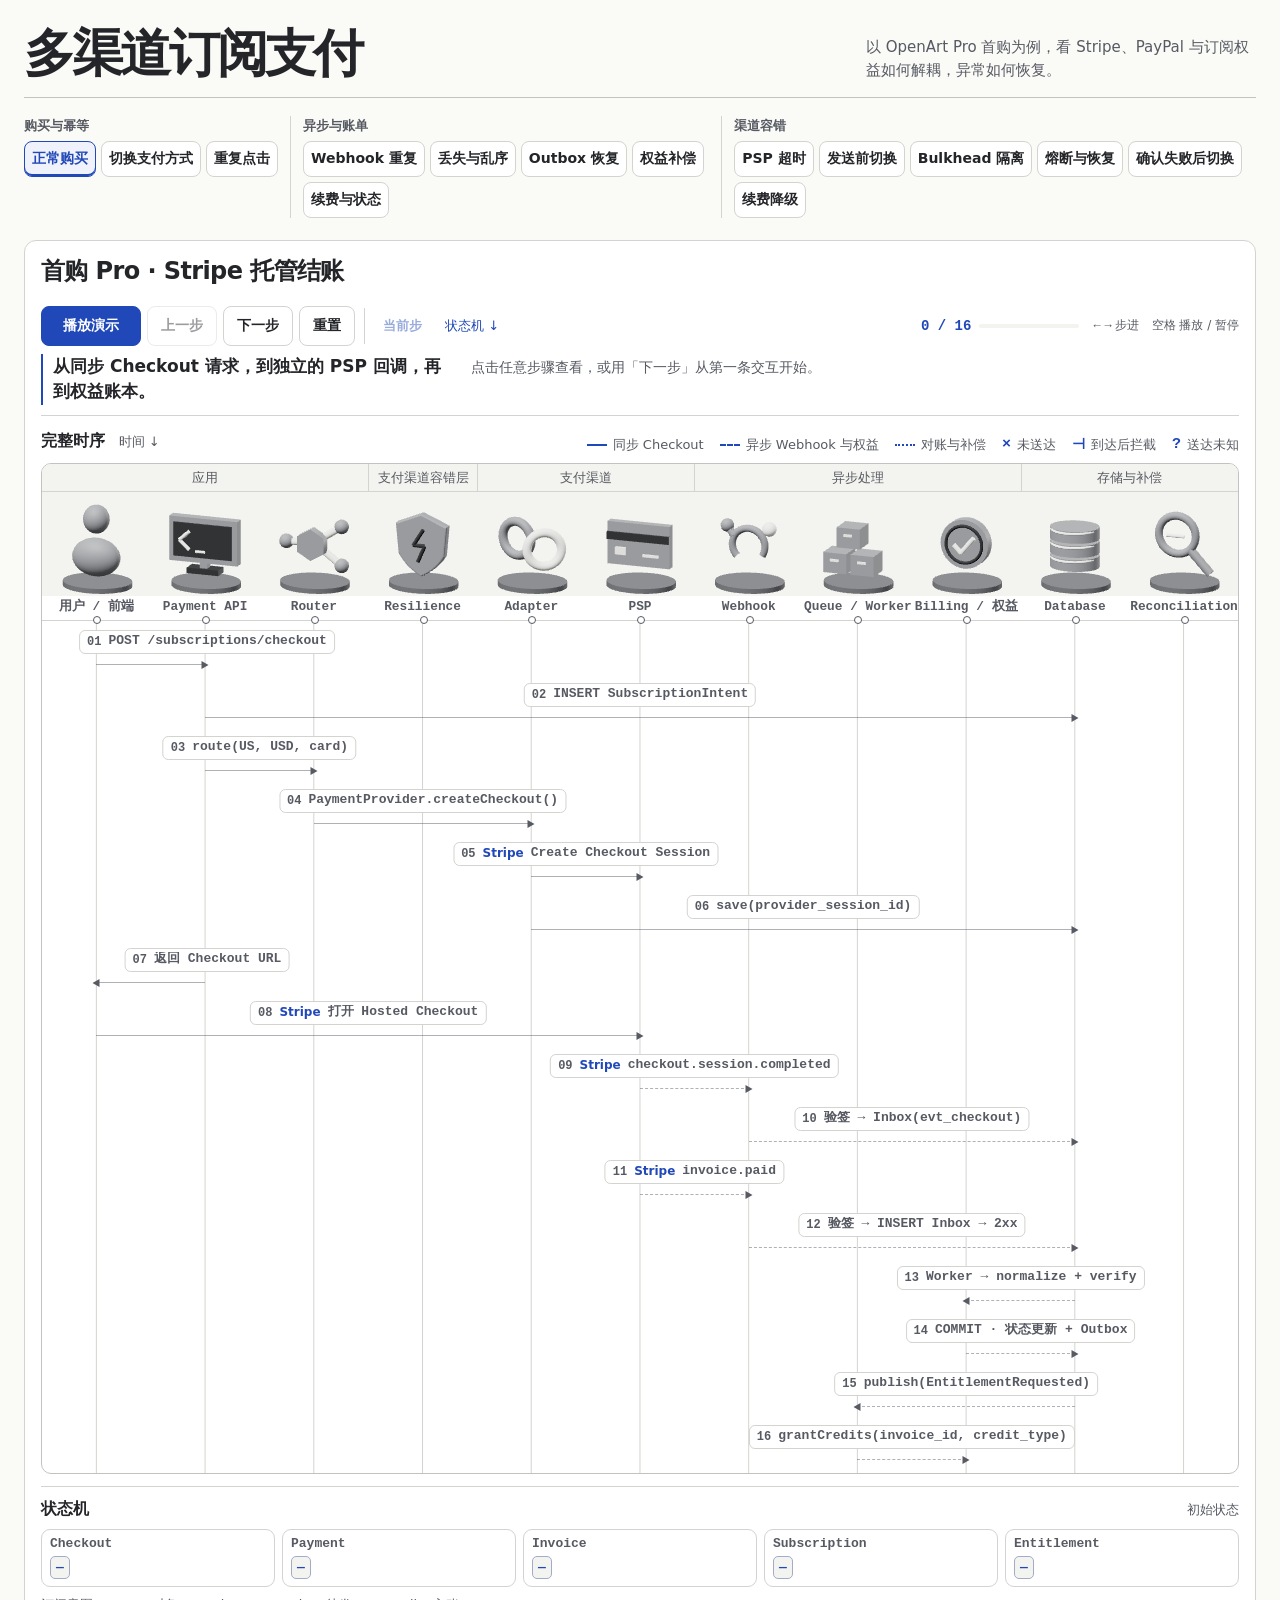
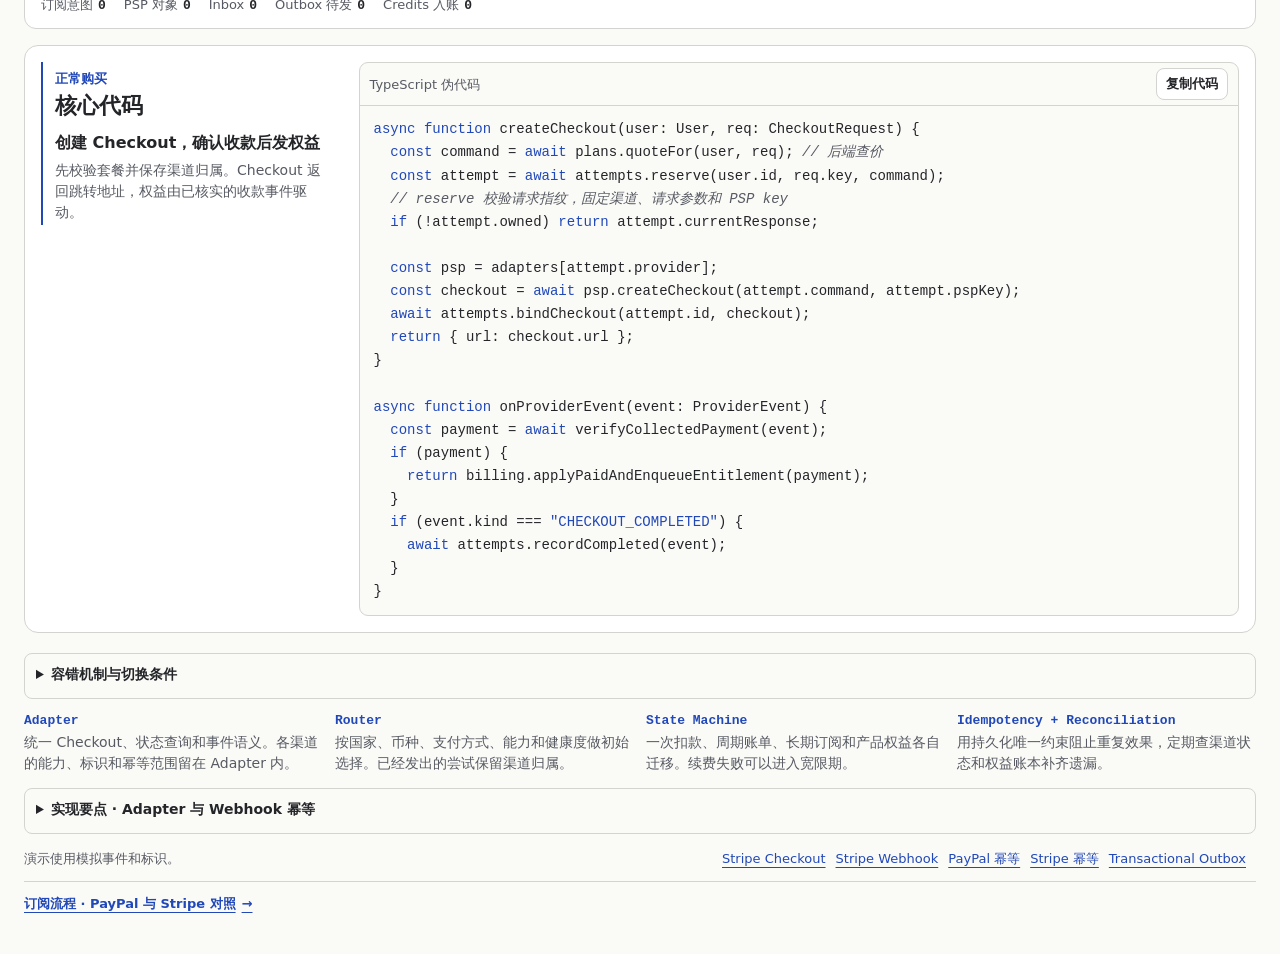
<file: public/index.html>
<!doctype html>
<html lang="zh-Hans">
<head>
<meta charset="utf-8">
<meta name="viewport" content="width=device-width,initial-scale=1">
<meta name="description" content="用 3D 动画演示多 PSP 订阅系统设计，覆盖正常支付、Webhook 幂等、超时恢复、Outbox 与对账。">
<title>Multi-PSP · 订阅支付系统设计</title>
<link rel="icon" href="/subscription-lifecycle-icon.svg" type="image/svg+xml">
<link rel="stylesheet" href="./style.css">
</head>
<body>
<main>
<header class="masthead">
<h1>多渠道订阅支付</h1>
<p class="intro">以 OpenArt Pro 首购为例，看 Stripe、PayPal 与订阅权益如何解耦，异常如何恢复。</p>
</header>
<nav class="scenarios" id="scenarios" aria-label="演示场景"></nav>
<section class="lab" aria-labelledby="scenarioTitle">
<div class="labHead">
<h2 id="scenarioTitle"></h2>
</div>
<div class="walkthrough">
<div class="controls" role="group" aria-label="演示控制">
<button class="primary" id="play">播放演示</button><button id="previous">上一步</button><button id="next">下一步</button><button id="reset">重置</button>
<div class="trace-links">
<button class="jump-step" id="jumpToStep" type="button" disabled>当前步</button>
<a class="trace-link" href="#machineTitle">状态机 ↓</a>
</div>
<div class="run-progress"><span id="progress"></span><progress id="stepMeter" aria-label="演示进度"></progress></div>
<span class="shortcuts"><kbd>←</kbd> <kbd>→</kbd> 步进　<kbd>空格</kbd> 播放 / 暂停</span>
</div>
<div class="event" aria-live="polite"><strong id="result"></strong><p id="caption"></p></div>
</div>
<section id="channelPanel" class="channel-panel" aria-labelledby="channelHeading" hidden>
<div class="sectionHead"><h3 id="channelHeading">支付渠道容错层 <small>Payment Resilience Layer</small></h3><p>模拟渠道状态</p></div>
<div class="channels">
<section class="channel" id="stripeChannel" aria-label="Stripe Adapter">
<div><h4>Stripe Adapter</h4><span class="breaker"></span><span class="health"></span></div>
<div class="capacity"><label for="stripeSlots">并发槽位 <b class="utilization"></b></label><meter id="stripeSlots" min="0"></meter></div>
</section>
<section class="channel" id="paypalChannel" aria-label="PayPal Adapter">
<div><h4>PayPal Adapter</h4><span class="breaker"></span><span class="health"></span></div>
<div class="capacity"><label for="paypalSlots">并发槽位 <b class="utilization"></b></label><meter id="paypalSlots" min="0"></meter></div>
</section>
</div>
<div class="channel-stats"><span>Stripe 最近 60 秒故障 <b id="healthWindow"></b></span><span>冷却 <b id="healthCooldown"></b></span><span>安全探测 <b id="healthProbes"></b></span></div>
</section>
<section class="sequence" aria-labelledby="sequenceTitle">
<div class="sectionHead"><h3 id="sequenceTitle">完整时序 <small>时间 ↓</small></h3>
<ul class="paths" aria-label="路径图例"><li><i></i>同步 Checkout</li><li><i></i>异步 Webhook 与权益</li><li><i></i>对账与补偿</li><li><b aria-hidden="true">×</b> 未送达</li><li><b aria-hidden="true">⊣</b> 到达后拦截</li><li><b aria-hidden="true">?</b> 送达未知</li></ul></div>
<div class="diagram">
<div id="actorGroups" class="actor-groups" aria-hidden="true"></div>
<figure class="scene" id="scene" aria-label="支付系统组件的 3D 图标"></figure>
<div id="actors" class="actors" role="list" aria-label="时序参与者"></div>
<div id="timeline" class="timeline" aria-label="按时间从上到下排列的调用"></div>
</div>
</section>
<section class="machine" aria-labelledby="machineTitle">
<div class="sectionHead"><h3 id="machineTitle" tabindex="-1">状态机</h3><p id="stateNote"></p></div>
<div class="status" id="status" aria-label="业务状态迁移"></div>
<div class="metrics" id="metrics" aria-label="持久化计数"></div>
</section>
</section>
<section class="implementation" aria-labelledby="implementationTitle">
<div class="implementation-notes">
<p id="codeScenario" class="code-scenario"></p>
<h2 id="implementationTitle">核心代码</h2>
<h3 id="codeTitle"></h3>
<p id="codePoint"></p>
</div>
<div class="implementation-editor">
<div class="editor-bar"><span>TypeScript 伪代码</span><button id="copyCode" type="button" hidden>复制代码</button></div>
<pre id="codeScroll" tabindex="0" aria-label="当前场景的 TypeScript 伪代码"><code id="scenarioCode"></code></pre>
</div>
</section>
<details class="demo-details resilience-guide">
<summary>容错机制与切换条件</summary>
<div class="talk resilience-guide-body">
<dl>
<div><dt>Timeout</dt><dd>限制本地等待时间。请求已发出且结果不确定时，将尝试标为 UNKNOWN 并查原 PSP。</dd></div>
<div><dt>Circuit Breaker</dt><dd>渠道故障率过高时快速拒绝新请求。示例为 60 秒内至少 20 次且故障率达到 50%，冷却 30 秒后最多放行 3 个安全探测。</dd></div>
<div><dt>Bulkhead 与限流</dt><dd>分别隔离 Stripe 和 PayPal 的并发槽位及连接池，再用限流控制单位时间内的请求量。</dd></div>
<div><dt>Fallback</dt><dd>发送前可选兼容备用渠道。发送后先核对原尝试。只有确认无有效交易且业务策略允许，才建立新尝试。</dd></div>
</dl>
<p class="operations">多实例 Node.js 部署按 PSP、商户账户和操作聚合指标，共享或协调熔断状态及探测租约。连接池与并发槽位可在实例内隔离，需全局硬上限时再加分布式配额。追踪 PSP、Attempt 和账期，保持配置可版本化。</p>
<p class="operations">已有订阅的 PSP 迁移单独规划授权、支付凭证、订阅映射和账期切换，核对旧渠道未决扣款后再启用新续费。</p>
<p><a href="https://learn.microsoft.com/en-us/azure/architecture/patterns/circuit-breaker">Circuit Breaker</a><a href="https://learn.microsoft.com/en-us/azure/architecture/patterns/bulkhead">Bulkhead</a><a href="https://stripe.com/guides/five-steps-to-accelerate-your-data-migration-to-stripe">Stripe 数据迁移</a></p>
</div>
</details>
<section class="principles">
<article><h2>Adapter</h2><p>统一 Checkout、状态查询和事件语义。各渠道的能力、标识和幂等范围留在 Adapter 内。</p></article>
<article><h2>Router</h2><p>按国家、币种、支付方式、能力和健康度做初始选择。已经发出的尝试保留渠道归属。</p></article>
<article><h2>State Machine</h2><p>一次扣款、周期账单、长期订阅和产品权益各自迁移。续费失败可以进入宽限期。</p></article>
<article><h2>Idempotency + Reconciliation</h2><p>用持久化唯一约束阻止重复效果，定期查渠道状态和权益账本补齐遗漏。</p></article>
</section>
<details class="demo-details">
<summary>实现要点 · Adapter 与 Webhook 幂等</summary>
<div class="talk"><p>定义 <code>PaymentProvider.createCheckout(command, key)</code>、<code>retrieve(ref)</code> 和事件转换接口。用两个假的 Adapter 验证同一用例能够切换渠道，并测试超时映射为 <code>UNKNOWN</code>。</p><p>给 Webhook Inbox 加渠道事件唯一键，给权益账本加业务唯一键。测试同事件重复、不同事件指向同一发票、提交后重投，以及同一业务 key 更改参数时应拒绝。</p></div>
</details>
<footer>
<p>演示使用模拟事件和标识。</p>
<div><a href="https://docs.stripe.com/checkout/fulfillment">Stripe Checkout</a><a href="https://docs.stripe.com/webhooks">Stripe Webhook</a><a href="https://developer.paypal.com/api/rest/reference/idempotency/">PayPal 幂等</a><a href="https://docs.stripe.com/api/idempotent_requests">Stripe 幂等</a><a href="https://docs.aws.amazon.com/prescriptive-guidance/latest/cloud-design-patterns/transactional-outbox.html">Transactional Outbox</a></div>
<nav class="footer-route" aria-label="相关演示"><a href="./subscription-lifecycle.html">订阅流程 · PayPal 与 Stripe 对照 <span aria-hidden="true">→</span></a></nav>
</footer>
</main>
<script type="module" src="./app.js"></script>
</body>
</html>
</file>
<file: public/style.css>
:root {
  color-scheme:light;
  --paper:#fafaf7;
  --panel:#fff;
  --surface:#f3f3ef;
  --line:#d3d3cf;
  --rule:#c2c3c0;
  --text:#242529;
  --muted:#575a62;
  --ink:#2148b8;
  --ink-wash:color-mix(in srgb,var(--ink) 7%,var(--panel));
  --ink-rule:color-mix(in srgb,var(--ink) 46%,var(--panel));
  --mono:ui-monospace,SFMono-Regular,Consolas,monospace;
}
* {box-sizing:border-box}
body {margin:0;background:var(--paper);color:var(--text);font:15px/1.5 system-ui,sans-serif}
main {width:min(1376px,calc(100% - 64px));margin:auto;padding:26px 0 28px}
.masthead {display:grid;grid-template-columns:minmax(0,1fr) minmax(240px,390px);align-items:end;gap:8px 24px;margin-bottom:18px;padding-bottom:16px;border-bottom:1px solid var(--rule)}
h1,h2,h3,h4,p {margin:0}
h1 {font-size:clamp(32px,4vw,54px);font-weight:790;letter-spacing:-.055em;line-height:1.08}
.intro {margin-top:5px}
.intro,footer,.principles p,.talk {color:var(--muted)}
button {min-height:40px;padding:6px 13px;border:1px solid var(--line);border-radius:8px;color:var(--text);background:var(--panel);font:650 14px system-ui;cursor:pointer}
button:disabled {opacity:.45;cursor:default}
.trace-link:hover,button:hover:not(:disabled) {border-color:var(--ink)}
button:focus-visible,summary:focus-visible,a:focus-visible {outline:2px solid var(--ink);outline-offset:2px}
.scenarios {display:grid;grid-template-columns:max-content minmax(0,1fr) minmax(0,1.24fr);gap:0;margin-bottom:22px}
.scenario-group {min-width:0;padding:0 12px}
.scenario-group:first-child {padding-left:0}
.scenario-group+.scenario-group {border-left:1px solid var(--line)}
.scenario-label {display:block;margin-bottom:5px;color:var(--muted);font-size:13px;font-weight:700}
.scenario-options,.controls,.trace-links {display:flex;flex-wrap:wrap;gap:5px}
.scenario-options button {min-height:36px;padding:5px 7px;white-space:nowrap}
.scenario-options button[aria-pressed=true] {border-color:var(--ink);color:var(--ink);background:var(--ink-wash);box-shadow:inset 0 -2px var(--ink)}
.primary {color:var(--panel);background:var(--ink);border-color:var(--ink);min-width:100px}
.lab {border:1px solid var(--line);border-radius:12px;background:var(--panel);padding:0 16px 14px}
.labHead,.sectionHead {display:flex;justify-content:space-between;align-items:baseline;gap:6px 16px;flex-wrap:wrap}
.labHead {padding:12px 0 9px}
.labHead h2 {font-size:24px;letter-spacing:-.025em}
.walkthrough {position:sticky;top:0;z-index:10;background:var(--panel);padding-top:8px;border-bottom:1px solid var(--line);margin-bottom:13px}
.controls {align-items:center;gap:6px}
.trace-links {align-items:center;padding-left:9px;border-left:1px solid var(--line);margin-left:3px}
.trace-link,.jump-step {display:inline-flex;align-items:center;justify-content:center;min-height:36px;padding:4px 8px;font-size:13px;text-decoration:none;color:var(--ink);background:none;border:1px solid transparent;border-radius:6px}
.run-progress {display:grid;grid-template-columns:auto minmax(40px,100px);align-items:center;gap:8px;margin-left:auto}
#progress {white-space:nowrap;color:var(--ink);font:700 14px var(--mono)}
#stepMeter {appearance:none;width:100%;height:4px;border:0;border-radius:4px;overflow:hidden;background:var(--surface);color:var(--ink)}
#stepMeter::-webkit-progress-bar {background:var(--surface)}
#stepMeter::-webkit-progress-value {background:var(--ink)}
#stepMeter::-moz-progress-bar {background:var(--ink)}
.shortcuts {color:var(--muted);font-size:12px;margin-left:8px}
kbd,code {font-family:var(--mono)}
.sectionHead {margin-bottom:8px}
.sectionHead h3 {font-size:16px;font-weight:720}
.sectionHead p {font-size:13px;color:var(--muted)}
.paths {display:flex;flex-wrap:wrap;gap:4px 16px;padding:0;margin:0;list-style:none;color:var(--muted);font-size:13px}
.paths li {display:flex;align-items:center;gap:6px}
.paths li b {font:700 15px var(--mono);color:var(--ink)}
.paths i {width:20px;height:0;border-top:2px solid var(--ink)}
.paths li:nth-child(2) i {border-top-style:dashed}
.paths li:nth-child(3) i {border-top-style:dotted}

.diagram {--columns:10;--row-height:53px;--signal-y:40px;border:1px solid var(--rule);border-radius:10px;background:var(--panel);overflow:hidden}
.actor-groups,.actors,.flat-icons {display:grid;grid-template-columns:repeat(var(--columns),minmax(0,1fr))}
.actor-groups {background:var(--surface);border-bottom:1px solid var(--line);text-align:center}
.actor-groups span {padding:4px 3px;color:var(--muted);font-size:13px}
.actor-groups span+span {border-left:1px solid var(--line)}
.scene {position:relative;height:clamp(92px,11.5vh,128px);margin:0;background:var(--surface)}
.scene canvas,.flat-icons {display:block;width:100%;height:100%}
.flat-icons {display:grid;place-items:center}
.flat-icon {width:38px;color:var(--muted)}
.flat-icon[data-active=true] {color:var(--ink)}
.flat-icon svg {display:block;width:100%}
.actor {position:relative;text-align:center;padding:3px 1px 6px;color:var(--muted);font:650 clamp(11px,1vw,13px)/1.2 var(--mono);white-space:nowrap}
.actor[data-active=true] {color:var(--text)}
.actor::after {position:absolute;bottom:-4px;left:calc(50% - 3px);z-index:2;width:6px;height:6px;border:1px solid var(--muted);border-radius:50%;background:var(--panel);content:""}
.actor[data-active=true]::after {background:var(--ink);border-color:var(--ink)}

.timeline {position:relative;padding:3px 0 1px;border-top:1px solid var(--line);background-image:linear-gradient(90deg,transparent calc(50% - .5px),var(--line) calc(50% - .5px),var(--line) calc(50% + .5px),transparent calc(50% + .5px));background-size:calc(100% / var(--columns)) 100%}
.sectionHead h3 small {margin-left:8px;font-size:13px;font-weight:500;color:var(--muted)}
.sequence-row {position:relative;height:var(--row-height);--pulse:var(--ink)}
.sequence-row:not([data-active=true]) {--pulse:var(--muted)}
.sequence-row[data-preview=true] .message-line {opacity:.47}
.sequence-row[data-active=true] {background:var(--ink-wash);box-shadow:inset 3px 0 var(--ink)}
.operation {position:absolute;top:6px;left:clamp(165px,calc(var(--left) + var(--width) / 2),calc(100% - 165px));transform:translateX(-50%);display:flex;align-items:center;gap:7px;max-width:calc(100% - 18px);min-height:24px;line-height:1.15;padding:3px 7px;border:1px solid var(--line);border-radius:6px;background:var(--panel);color:var(--pulse);white-space:nowrap}
.operation:hover {background:var(--surface)}
.operation code {font-size:13px;overflow:hidden;text-overflow:ellipsis}
.message-provider {font-size:12px;font-weight:720;color:var(--ink)}
.ordinal {font:650 12px var(--mono);color:var(--muted)}
.sequence-row[data-active=true] .operation {color:var(--text);border-color:color-mix(in srgb,var(--pulse) 56%,var(--line))}
.sequence-row[data-active=true] .ordinal {color:var(--pulse)}
.message-line {position:absolute;top:var(--signal-y);left:var(--left);width:var(--width);border-top:1px solid var(--pulse);opacity:.72}
.sequence-row[data-active=true] .message-line {border-width:2px;opacity:1}
.sequence-row[data-channel=async] .message-line {border-top-style:dashed}
.sequence-row[data-channel=reconcile] .message-line {border-top-style:dotted}
.sequence-row[data-lost=true] .message-line {border-top-style:dashed}
.terminus {position:absolute;top:calc(var(--signal-y) - 3px);left:var(--end);transform:translateX(-50%);border-block:4px solid transparent;border-left:7px solid var(--pulse)}
.sequence-row[data-direction=left] .terminus {transform:translateX(-50%) rotate(180deg)}
.sequence-row[data-marked=true] .terminus {top:calc(var(--signal-y) - 9px);border:0;color:var(--pulse);transform:translateX(-50%);font:700 19px var(--mono)}
.message-dot {position:absolute;z-index:3;top:calc(var(--signal-y) - 4px);left:var(--start);transform:translateX(-50%);width:9px;height:9px;border-radius:50%;border:1px solid var(--panel);background:var(--pulse);pointer-events:none}
.event {min-height:68px;padding:8px 0 10px;display:grid;grid-template-columns:minmax(180px,.7fr) minmax(0,1.3fr);gap:8px 16px;align-items:baseline}
.event strong {display:block;font-size:17px;padding-left:10px;border-left:2px solid var(--ink)}
.event p {font-size:14px;color:var(--muted);max-width:78ch;overflow-wrap:anywhere}
#machineTitle {scroll-margin-top:210px}

.machine {margin-top:12px;padding-top:10px;border-top:1px solid var(--line)}
.status {display:grid;grid-template-columns:repeat(5,minmax(0,1fr));gap:7px}
.state-card {border:1px solid var(--line);border-radius:9px;padding:6px 8px 7px;background:var(--panel);min-width:0}
.state-card[data-changed=true] {border-color:var(--ink-rule)}
.state-card h4 {font:650 13px var(--mono);color:var(--muted);margin-bottom:5px}
.state-nodes {display:flex;align-items:center;gap:4px;flex-wrap:wrap}
.state-node {--state:var(--ink);display:inline-block;font:700 13px var(--mono);overflow-wrap:anywhere;max-width:100%;color:var(--state);border:1px solid color-mix(in srgb,var(--state) 28%,var(--line));background:var(--surface);border-radius:5px;padding:3px 5px}
.state-node[data-tone=success] {background:var(--ink-wash)}
.state-node[data-tone=attention] {border-style:dashed}
.state-node[data-tone=failure] {border-left:3px solid var(--ink)}
.state-node.old {color:var(--muted);border-color:var(--line);background:var(--surface)}
.state-arrow {color:var(--muted);font:700 14px var(--mono)}
.state-card[data-changed=true] .current {animation:state-in 310ms ease-out}
@keyframes state-in {from{background:var(--ink-wash);transform:translateY(2px)}}
.metrics {display:flex;flex-wrap:wrap;gap:4px 18px;color:var(--muted);padding-top:8px;font-size:13px}
.metric {display:inline-flex;align-items:baseline;gap:5px}
.metric b {color:var(--text);font:700 13px var(--mono)}
.metric b[data-changed=true] {color:var(--ink);animation:metric-in 310ms ease-out}
@keyframes metric-in {from{transform:translateY(-4px)}}
@media(prefers-reduced-motion:reduce) {.state-node,.metric b {animation:none!important}}

.implementation {display:grid;grid-template-columns:minmax(175px,1fr) minmax(0,3fr);gap:24px;align-items:start;margin:16px 0 20px;padding:16px;border:1px solid var(--line);border-radius:14px;background:var(--panel)}
.implementation-notes {border-left:2px solid var(--ink);padding:2px 0 2px 12px}
.implementation-notes .code-scenario {color:var(--ink);font-size:13px;font-weight:700}
.implementation-notes h2 {font-size:22px;line-height:1.25;margin:3px 0 12px}
.implementation-notes h3 {font-size:16px}
.implementation-notes p {font-size:14px;color:var(--muted);margin-top:5px}
.implementation-editor {min-width:0;border:1px solid var(--line);border-radius:9px;background:var(--paper)}
.editor-bar {display:flex;align-items:center;justify-content:space-between;gap:8px;min-height:43px;padding:4px 10px;border-bottom:1px solid var(--line);color:var(--muted);font-size:13px}
.editor-bar button {min-height:32px;padding:4px 9px;font-size:13px}
.implementation-editor pre {margin:0;padding:12px 14px;overflow:auto;color:var(--text);font:14px/1.65 var(--mono);tab-size:2}
.implementation-editor pre:focus-visible {outline:2px solid var(--ink);outline-offset:-2px}
.ts-keyword {color:var(--ink)}
.ts-comment {color:var(--muted);font-style:italic}
.ts-string,.ts-number {color:var(--ink)}

.principles {display:grid;grid-template-columns:repeat(4,minmax(0,1fr));gap:12px;margin:14px 0}
.principles h2 {margin:0 0 4px;font:750 13px var(--mono);color:var(--ink);overflow-wrap:anywhere}
.principles p {font-size:14px}
.demo-details {margin:8px 0;border:1px solid var(--line);border-radius:8px;padding:0 11px}
summary {min-height:44px;padding:10px 0;cursor:pointer;font-size:14px;font-weight:700}
.talk {padding:0 0 11px;font-size:14px}
.talk p+p {margin-top:8px}
footer {display:flex;flex-wrap:wrap;justify-content:space-between;gap:8px;font-size:13px;margin-top:15px}
footer a {color:var(--ink);margin-right:10px;text-underline-offset:4px}
.footer-route {flex:0 0 100%;border-top:1px solid var(--line);margin-top:4px}
.footer-route a {display:inline-flex;align-items:center;gap:6px;min-height:44px;font-weight:700}
@media(max-width:1280px) {
  main {width:calc(100% - 48px)}
}
@media(max-width:960px) {
  .status {grid-template-columns:repeat(3,minmax(0,1fr))}
  .actor {font-size:11px}
}
@media(max-width:1140px) {
  main {width:calc(100% - 24px);padding-top:14px}
  .lab {padding:10px}
  .labHead h2 {font-size:18px}
  .scenarios {display:flex;overflow-x:auto;padding:3px;scrollbar-width:thin}
  .scenario-group {flex:none}
  .scenario-options {flex-wrap:nowrap}
  .scenario-options button {min-height:44px}
  .controls button {min-height:44px;padding-inline:9px}
  .controls .jump-step,.trace-link {min-height:36px;padding-inline:6px}
  .shortcuts {display:none}
  .actor {font-size:14px}
  .diagram {--row-height:86px;--signal-y:52px}
  .timeline {background-image:none}
  .message-endpoints {position:absolute;inset:auto 0 5px;display:grid;grid-template-columns:1fr 1fr;text-align:center;align-items:end;color:var(--muted);font-size:12px}
  .sequence-row[data-active=true] .message-endpoints {color:var(--text)}
  .operation {left:50%;min-height:26px;white-space:normal;text-align:left;width:max-content}
  .operation code {overflow-wrap:anywhere}
  .event {min-height:0;grid-template-columns:minmax(0,1fr);gap:3px}
  .status,.principles {grid-template-columns:repeat(2,minmax(0,1fr))}
}

@media(max-width:680px) {
  .masthead {grid-template-columns:1fr;display:grid;margin-bottom:12px;padding-bottom:12px}
  .labHead h2 {width:100%}
  .trace-links {margin-left:0;padding-left:0;border:0}
  .run-progress {grid-template-columns:auto 42px}
  .event p {font-size:13px}
  .implementation {grid-template-columns:1fr;gap:12px;padding:10px}
  .implementation-notes h2 {margin-bottom:6px}
}


.channel-panel {margin:0 0 13px;padding:10px 12px;border:1px solid var(--rule);border-radius:10px;background:var(--paper)}
.channel-panel .sectionHead {margin-bottom:6px}
.channels {display:grid;grid-template-columns:repeat(2,minmax(0,1fr));gap:8px}
.channel {border:1px solid var(--line);border-radius:8px;background:var(--panel);padding:7px 9px;min-width:0}
.channel>div {display:flex;align-items:center;flex-wrap:wrap;gap:4px 8px}
.channel h4 {font-size:14px;margin-right:auto}
.breaker {padding:1px 5px;color:var(--ink);font:700 12px var(--mono);border:1px solid var(--line);border-radius:3px}
.channel[data-breaker=OPEN] .breaker {background:var(--ink);border-color:var(--ink);color:var(--panel)}
.channel[data-breaker=HALF-OPEN] .breaker {border-color:var(--ink);border-style:dashed}
.health {color:var(--muted);font-size:12px}
.capacity label,.channel-stats {color:var(--muted);font-size:13px}
.capacity {margin-top:4px}
.capacity meter {width:min(110px,100%);height:12px;accent-color:var(--ink)}
.capacity meter::-webkit-meter-bar {background:var(--surface);border:1px solid var(--line)}
.capacity meter::-webkit-meter-optimum-value {background:var(--ink)}
.capacity meter::-moz-meter-bar {background:var(--ink)}
.capacity b,.channel-stats b {color:var(--text);font-family:var(--mono)}
.channel-stats {display:flex;gap:4px 16px;flex-wrap:wrap;margin-top:7px}
.resilience-guide-body dl {display:grid;grid-template-columns:1fr 1fr;gap:8px 16px;margin:0 0 8px}
.resilience-guide-body dt {color:var(--text);font-weight:700}
.resilience-guide-body dd {margin:0}
.operations {margin:8px 0}
@media(max-width:550px) {
  .resilience-guide-body dl {grid-template-columns:1fr}
  .channel-panel .sectionHead h3 small {display:block;margin:0}
}
</file>
